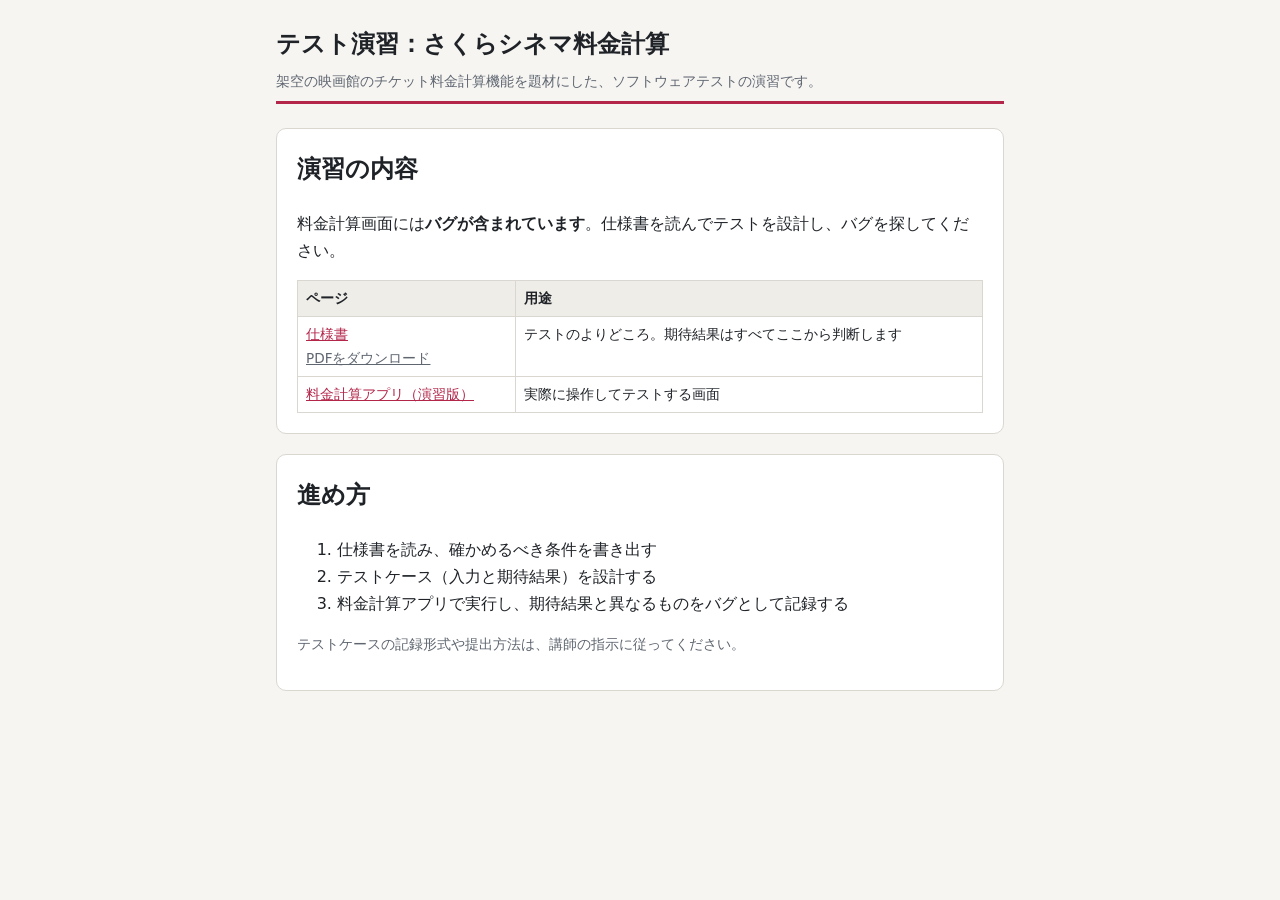
<file: index.html>
<!doctype html>
<html lang="ja">
<head>
<meta charset="utf-8">
<meta name="viewport" content="width=device-width, initial-scale=1">
<title>テスト演習：さくらシネマ料金計算</title>
<link rel="stylesheet" href="assets/style.css">
</head>
<body>
<div class="wrap">
  <header class="site">
    <h1>テスト演習：さくらシネマ料金計算</h1>
    <p>架空の映画館のチケット料金計算機能を題材にした、ソフトウェアテストの演習です。</p>
  </header>

  <div class="card">
    <h2 style="margin-top:0">演習の内容</h2>
    <p>料金計算画面には<strong>バグが含まれています</strong>。仕様書を読んでテストを設計し、バグを探してください。</p>
    <table>
      <tr><th>ページ</th><th>用途</th></tr>
      <tr><td><a href="docs/spec.html">仕様書</a><br><a href="docs/spec.pdf" download="さくらシネマ料金計算_仕様書.pdf" class="muted">PDFをダウンロード</a></td><td>テストのよりどころ。期待結果はすべてここから判断します</td></tr>
      <tr><td><a href="app/index.html">料金計算アプリ（演習版）</a></td><td>実際に操作してテストする画面</td></tr>
    </table>
  </div>

  <div class="card">
    <h2 style="margin-top:0">進め方</h2>
    <ol>
      <li>仕様書を読み、確かめるべき条件を書き出す</li>
      <li>テストケース（入力と期待結果）を設計する</li>
      <li>料金計算アプリで実行し、期待結果と異なるものをバグとして記録する</li>
    </ol>
    <p class="muted">テストケースの記録形式や提出方法は、講師の指示に従ってください。</p>
  </div>
</div>
</body>
</html>
</file>
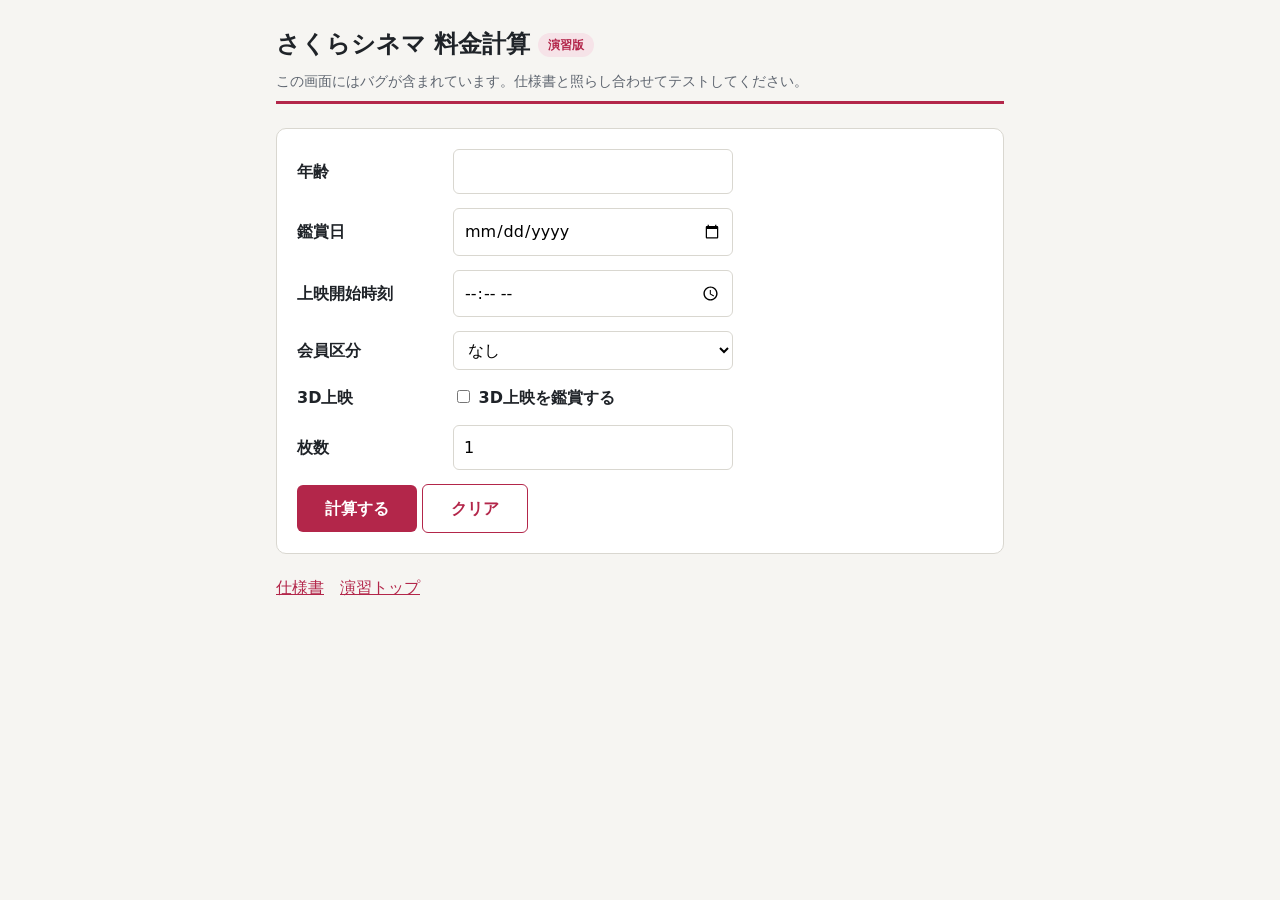
<file: app/index.html>
<!doctype html>
<html lang="ja">
<head>
<meta charset="utf-8">
<meta name="viewport" content="width=device-width, initial-scale=1">
<title>さくらシネマ 料金計算（演習版）</title>
<link rel="stylesheet" href="../assets/style.css">
</head>
<body>
<div class="wrap">
  <header class="site">
    <h1>さくらシネマ 料金計算<span class="badge practice">演習版</span></h1>
    <p>この画面にはバグが含まれています。仕様書と照らし合わせてテストしてください。</p>
  </header>

  <div class="card">
    <form id="ticket-form" novalidate>
      <div class="form-row">
        <label for="age">年齢</label>
        <input type="text" id="age" name="age" inputmode="numeric" autocomplete="off">
      </div>
      <div class="form-row">
        <label for="date">鑑賞日</label>
        <input type="date" id="date" name="date">
      </div>
      <div class="form-row">
        <label for="time">上映開始時刻</label>
        <input type="time" id="time" name="time">
      </div>
      <div class="form-row">
        <label for="member">会員区分</label>
        <select id="member" name="member">
          <option value="none">なし</option>
          <option value="regular">一般会員</option>
          <option value="premium">プレミアム会員</option>
        </select>
      </div>
      <div class="form-row">
        <label for="is3d">3D上映</label>
        <label><input type="checkbox" id="is3d" name="is3d"> 3D上映を鑑賞する</label>
      </div>
      <div class="form-row">
        <label for="count">枚数</label>
        <input type="text" id="count" name="count" inputmode="numeric" value="1" autocomplete="off">
      </div>
      <button type="submit">計算する</button>
      <button type="reset" class="secondary">クリア</button>
    </form>
    <div id="result" class="result" role="status" aria-live="polite"></div>
  </div>

  <p class="links"><a href="../docs/spec.html">仕様書</a><a href="../index.html">演習トップ</a></p>
</div>
<script>window.APP_BUGS = {B1: true, B2: true, B3: true, B4: true, B5: true, B6: true, B7: true, B8: true};</script>
<script src="../assets/pricing.js"></script>
<script src="../assets/app.js"></script>
</body>
</html>
</file>
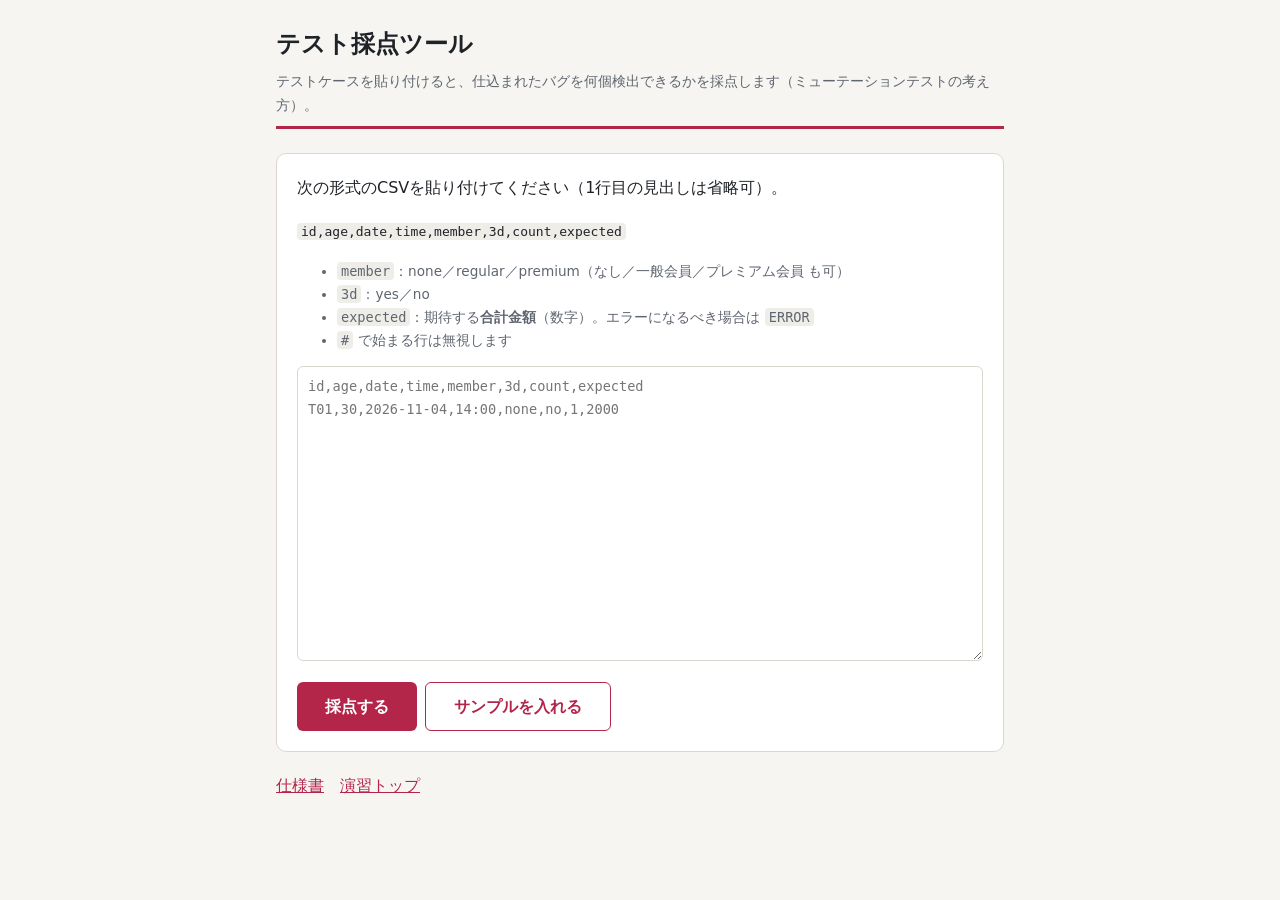
<file: checker/index.html>
<!doctype html>
<html lang="ja">
<head>
<meta charset="utf-8">
<meta name="viewport" content="width=device-width, initial-scale=1">
<title>テスト採点ツール</title>
<link rel="stylesheet" href="../assets/style.css">
<style>
  .summary { display: grid; grid-template-columns: repeat(auto-fit, minmax(140px, 1fr)); gap: 12px; margin-bottom: 16px; }
  .stat { background: #efede8; border-radius: 8px; padding: 10px 12px; }
  .stat .num { font-size: 1.5rem; font-weight: 700; }
  .stat .lbl { font-size: .8rem; color: var(--muted); }
  .hit { color: var(--ok); font-weight: 700; }
  .miss { color: var(--ng); font-weight: 700; }
  #output { display: none; }
  .actions { display: flex; gap: 8px; flex-wrap: wrap; margin-top: 12px; }
  details { margin-top: 8px; }
  code { background: #efede8; padding: 1px 4px; border-radius: 4px; }
</style>
</head>
<body>
<div class="wrap">
  <header class="site">
    <h1>テスト採点ツール</h1>
    <p>テストケースを貼り付けると、仕込まれたバグを何個検出できるかを採点します（ミューテーションテストの考え方）。</p>
  </header>

  <div class="card">
    <p style="margin-top:0">次の形式のCSVを貼り付けてください（1行目の見出しは省略可）。</p>
    <p><code>id,age,date,time,member,3d,count,expected</code></p>
    <ul class="muted">
      <li><code>member</code>：none／regular／premium（なし／一般会員／プレミアム会員 も可）</li>
      <li><code>3d</code>：yes／no</li>
      <li><code>expected</code>：期待する<strong>合計金額</strong>（数字）。エラーになるべき場合は <code>ERROR</code></li>
      <li><code>#</code> で始まる行は無視します</li>
    </ul>
    <textarea id="csv" rows="12" placeholder="id,age,date,time,member,3d,count,expected&#10;T01,30,2026-11-04,14:00,none,no,1,2000"></textarea>
    <div class="actions">
      <button id="run" type="button">採点する</button>
      <button id="sample" type="button" class="secondary">サンプルを入れる</button>
    </div>
  </div>

  <div id="output">
    <div class="card">
      <h2 style="margin-top:0">結果</h2>
      <div class="summary" id="summary"></div>
      <h3>バグごとの検出状況</h3>
      <table id="bug-table"></table>
      <p class="muted">各バグを1つずつ有効にした版に対してテストを実行し、期待値と異なる結果になったテストがあれば「検出」としています。バグの内容は<a href="../docs/answers.html">解答</a>で確認できます。</p>
    </div>
    <div class="card" id="invalid-card">
      <h3 style="margin-top:0">期待値が仕様と一致しないテスト</h3>
      <p class="muted">正常版で実行しても期待値と一致しなかったテストです。期待値（テストオラクル）の誤りなので、採点から除外しています。</p>
      <table id="invalid-table"></table>
    </div>
    <div class="card" id="error-card">
      <h3 style="margin-top:0">読み込めなかった行</h3>
      <table id="error-table"></table>
    </div>
  </div>

  <p class="links"><a href="../docs/spec.html">仕様書</a><a href="../index.html">演習トップ</a></p>
</div>

<script src="../assets/pricing.js"></script>
<script>
(function () {
  'use strict';
  var P = window.CinemaPricing;
  var $ = function (id) { return document.getElementById(id); };

  var SAMPLE = [
    'id,age,date,time,member,3d,count,expected',
    'T01,30,2026-11-04,14:00,none,no,1,2000',
    'T02,30,2026-11-04,21:00,regular,no,2,2600',
    'T03,8,2026-11-07,10:00,none,yes,5,6300',
    'T04,-1,2026-11-04,14:00,none,no,1,ERROR'
  ].join('\n');

  function esc(s) {
    return String(s).replace(/[&<>"']/g, function (c) {
      return { '&': '&amp;', '<': '&lt;', '>': '&gt;', '"': '&quot;', "'": '&#39;' }[c];
    });
  }

  function splitCsvLine(line) {
    var out = [], cur = '', q = false;
    for (var i = 0; i < line.length; i++) {
      var c = line[i];
      if (q) {
        if (c === '"' && line[i + 1] === '"') { cur += '"'; i++; }
        else if (c === '"') q = false;
        else cur += c;
      } else if (c === '"') q = true;
      else if (c === ',' || c === '\t') { out.push(cur); cur = ''; }
      else cur += c;
    }
    out.push(cur);
    return out.map(function (s) { return s.trim(); });
  }

  function parseExpected(v) {
    var s = String(v).trim();
    if (/^(error|エラー)$/i.test(s)) return 'ERROR';
    s = s.replace(/[,，円\s]/g, '');
    if (/^\d+$/.test(s)) return parseInt(s, 10);
    return null;
  }

  function outcome(r) { return r.ok ? r.total : 'ERROR'; }
  function show(v) { return v === 'ERROR' ? 'ERROR' : Number(v).toLocaleString('ja-JP'); }

  function parse(text) {
    var tests = [], bad = [];
    text.split(/\r?\n/).forEach(function (raw, idx) {
      var line = raw.trim();
      if (!line || line[0] === '#') return;
      var cols = splitCsvLine(line);
      if (cols[0].toLowerCase() === 'id') return; // 見出し行
      if (cols.length < 8) { bad.push({ line: idx + 1, text: raw, reason: '列が8つありません' }); return; }
      var exp = parseExpected(cols[7]);
      if (exp === null) { bad.push({ line: idx + 1, text: raw, reason: 'expected が数字または ERROR ではありません' }); return; }
      tests.push({
        id: cols[0] || ('行' + (idx + 1)),
        input: { age: cols[1], date: cols[2], time: cols[3], member: cols[4], is3d: cols[5], count: cols[6] },
        expected: exp
      });
    });
    return { tests: tests, bad: bad };
  }

  function run() {
    var parsed = parse($('csv').value);
    var tests = parsed.tests;
    var valid = [], invalid = [];

    tests.forEach(function (t) {
      var correct = outcome(P.calculatePrice(t.input, {}));
      if (correct === t.expected) valid.push(t);
      else invalid.push({ t: t, correct: correct });
    });

    var allBugs = {};
    P.BUG_IDS.forEach(function (b) { allBugs[b] = true; });
    var failOnPractice = valid.filter(function (t) {
      return outcome(P.calculatePrice(t.input, allBugs)) !== t.expected;
    }).length;

    var detected = 0;
    var rows = P.BUG_IDS.map(function (b) {
      var flags = {}; flags[b] = true;
      var killers = valid.filter(function (t) {
        return outcome(P.calculatePrice(t.input, flags)) !== t.expected;
      }).map(function (t) { return t.id; });
      if (killers.length) detected++;
      return '<tr><td>' + b + '</td><td>' +
        (killers.length ? '<span class="hit">検出</span>' : '<span class="miss">未検出</span>') +
        '</td><td>' + esc(killers.join(', ')) + '</td></tr>';
    });

    $('summary').innerHTML = [
      ['テスト件数', tests.length],
      ['有効なテスト', valid.length],
      ['期待値の誤り', invalid.length],
      ['演習版で失敗', failOnPractice],
      ['検出したバグ', detected + ' / ' + P.BUG_IDS.length]
    ].map(function (s) {
      return '<div class="stat"><div class="num">' + s[1] + '</div><div class="lbl">' + s[0] + '</div></div>';
    }).join('');

    $('bug-table').innerHTML = '<tr><th>バグ</th><th>結果</th><th>検出したテスト</th></tr>' + rows.join('');

    $('invalid-card').style.display = invalid.length ? '' : 'none';
    $('invalid-table').innerHTML = '<tr><th>ID</th><th>入力</th><th>期待値</th><th>仕様どおりの値</th></tr>' +
      invalid.map(function (x) {
        var i = x.t.input;
        return '<tr><td>' + esc(x.t.id) + '</td><td>' +
          esc([i.age, i.date, i.time, i.member, i.is3d, i.count].join(' / ')) + '</td><td>' +
          esc(show(x.t.expected)) + '</td><td><details><summary>表示</summary>' + esc(show(x.correct)) + '</details></td></tr>';
      }).join('');

    $('error-card').style.display = parsed.bad.length ? '' : 'none';
    $('error-table').innerHTML = '<tr><th>行</th><th>内容</th><th>理由</th></tr>' +
      parsed.bad.map(function (b) {
        return '<tr><td>' + b.line + '</td><td>' + esc(b.text) + '</td><td>' + esc(b.reason) + '</td></tr>';
      }).join('');

    $('output').style.display = 'block';
  }

  $('run').addEventListener('click', run);
  $('sample').addEventListener('click', function () { $('csv').value = SAMPLE; });
})();
</script>
</body>
</html>
</file>
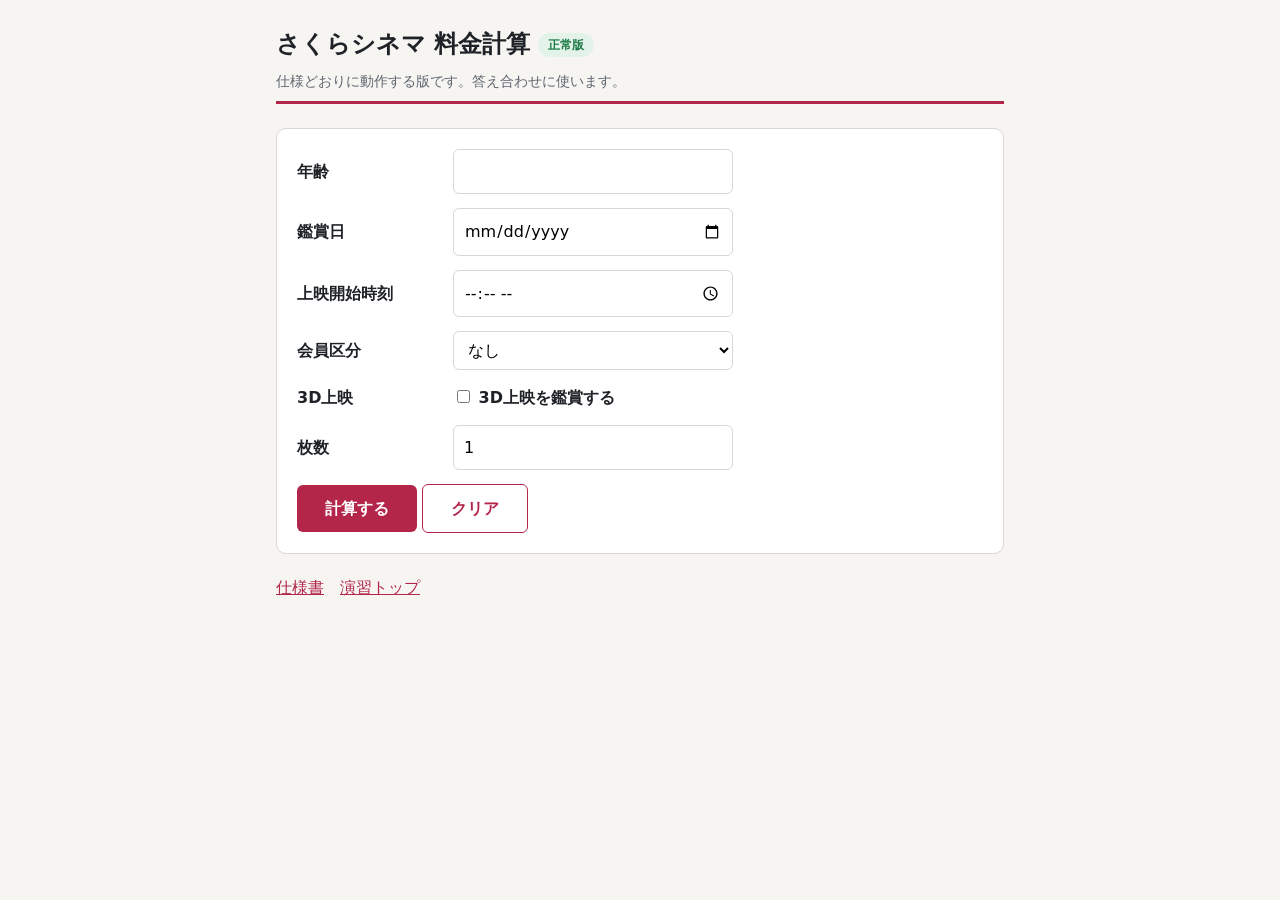
<file: correct/index.html>
<!doctype html>
<html lang="ja">
<head>
<meta charset="utf-8">
<meta name="viewport" content="width=device-width, initial-scale=1">
<title>さくらシネマ 料金計算（正常版）</title>
<link rel="stylesheet" href="../assets/style.css">
</head>
<body>
<div class="wrap">
  <header class="site">
    <h1>さくらシネマ 料金計算<span class="badge correct">正常版</span></h1>
    <p>仕様どおりに動作する版です。答え合わせに使います。</p>
  </header>

  <div class="card">
    <form id="ticket-form" novalidate>
      <div class="form-row">
        <label for="age">年齢</label>
        <input type="text" id="age" name="age" inputmode="numeric" autocomplete="off">
      </div>
      <div class="form-row">
        <label for="date">鑑賞日</label>
        <input type="date" id="date" name="date">
      </div>
      <div class="form-row">
        <label for="time">上映開始時刻</label>
        <input type="time" id="time" name="time">
      </div>
      <div class="form-row">
        <label for="member">会員区分</label>
        <select id="member" name="member">
          <option value="none">なし</option>
          <option value="regular">一般会員</option>
          <option value="premium">プレミアム会員</option>
        </select>
      </div>
      <div class="form-row">
        <label for="is3d">3D上映</label>
        <label><input type="checkbox" id="is3d" name="is3d"> 3D上映を鑑賞する</label>
      </div>
      <div class="form-row">
        <label for="count">枚数</label>
        <input type="text" id="count" name="count" inputmode="numeric" value="1" autocomplete="off">
      </div>
      <button type="submit">計算する</button>
      <button type="reset" class="secondary">クリア</button>
    </form>
    <div id="result" class="result" role="status" aria-live="polite"></div>
  </div>

  <p class="links"><a href="../docs/spec.html">仕様書</a><a href="../index.html">演習トップ</a></p>
</div>
<script>window.APP_BUGS = {};</script>
<script src="../assets/pricing.js"></script>
<script src="../assets/app.js"></script>
</body>
</html>
</file>
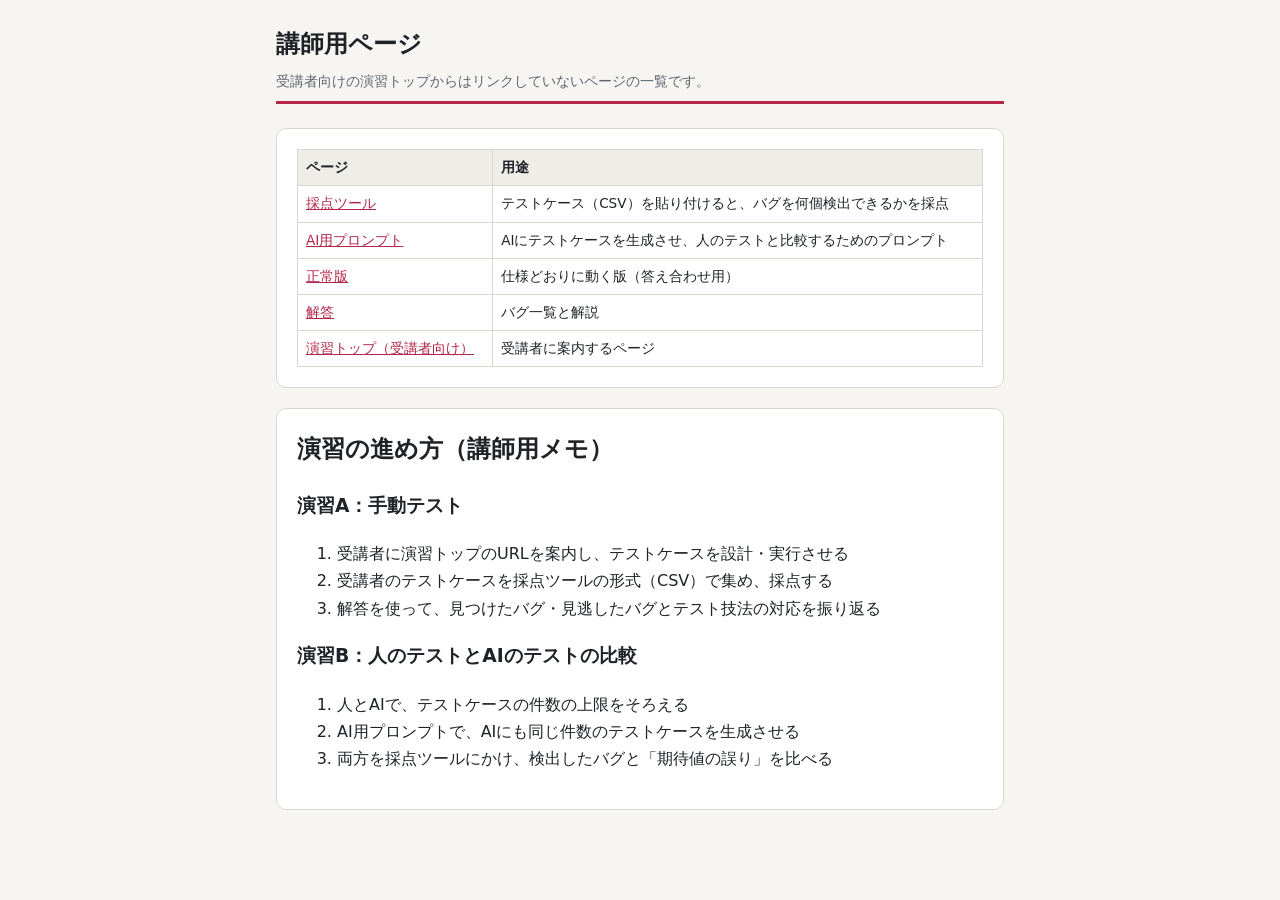
<file: instructor.html>
<!doctype html>
<html lang="ja">
<head>
<meta charset="utf-8">
<meta name="viewport" content="width=device-width, initial-scale=1">
<meta name="robots" content="noindex, nofollow">
<title>講師用ページ</title>
<link rel="stylesheet" href="assets/style.css">
</head>
<body>
<div class="wrap">
  <header class="site">
    <h1>講師用ページ</h1>
    <p>受講者向けの演習トップからはリンクしていないページの一覧です。</p>
  </header>

  <div class="card">
    <table>
      <tr><th>ページ</th><th>用途</th></tr>
      <tr><td><a href="checker/index.html">採点ツール</a></td><td>テストケース（CSV）を貼り付けると、バグを何個検出できるかを採点</td></tr>
      <tr><td><a href="docs/ai-prompt.html">AI用プロンプト</a></td><td>AIにテストケースを生成させ、人のテストと比較するためのプロンプト</td></tr>
      <tr><td><a href="correct/index.html">正常版</a></td><td>仕様どおりに動く版（答え合わせ用）</td></tr>
      <tr><td><a href="docs/answers.html">解答</a></td><td>バグ一覧と解説</td></tr>
      <tr><td><a href="index.html">演習トップ（受講者向け）</a></td><td>受講者に案内するページ</td></tr>
    </table>
  </div>

  <div class="card">
    <h2 style="margin-top:0">演習の進め方（講師用メモ）</h2>
    <h3>演習A：手動テスト</h3>
    <ol>
      <li>受講者に演習トップのURLを案内し、テストケースを設計・実行させる</li>
      <li>受講者のテストケースを採点ツールの形式（CSV）で集め、採点する</li>
      <li>解答を使って、見つけたバグ・見逃したバグとテスト技法の対応を振り返る</li>
    </ol>
    <h3>演習B：人のテストとAIのテストの比較</h3>
    <ol>
      <li>人とAIで、テストケースの件数の上限をそろえる</li>
      <li>AI用プロンプトで、AIにも同じ件数のテストケースを生成させる</li>
      <li>両方を採点ツールにかけ、検出したバグと「期待値の誤り」を比べる</li>
    </ol>
  </div>
</div>
</body>
</html>
</file>
<file: assets/style.css>
:root {
  --bg: #f6f5f2;
  --surface: #ffffff;
  --text: #1f2328;
  --muted: #5f6670;
  --border: #d9d7d0;
  --accent: #b3264a;
  --accent-weak: #f6e3e8;
  --ok: #1d7a46;
  --ok-weak: #e3f3e9;
  --ng: #b42318;
  --ng-weak: #fdeceb;
}

* { box-sizing: border-box; }

body {
  margin: 0;
  background: var(--bg);
  color: var(--text);
  font-family: "Hiragino Sans", "Noto Sans JP", "Yu Gothic", system-ui, sans-serif;
  line-height: 1.7;
}

.wrap { max-width: 760px; margin: 0 auto; padding: 24px 16px 64px; }

header.site { border-bottom: 3px solid var(--accent); margin-bottom: 24px; padding-bottom: 8px; }
header.site h1 { margin: 0; font-size: 1.5rem; }
header.site p { margin: 4px 0 0; color: var(--muted); font-size: .9rem; }

.badge {
  display: inline-block; font-size: .75rem; font-weight: 700;
  padding: 2px 10px; border-radius: 999px; vertical-align: middle; margin-left: 8px;
}
.badge.practice { background: var(--accent-weak); color: var(--accent); }
.badge.correct { background: var(--ok-weak); color: var(--ok); }

.card {
  background: var(--surface); border: 1px solid var(--border);
  border-radius: 10px; padding: 20px; margin-bottom: 20px;
}

.form-row { display: grid; grid-template-columns: 140px 1fr; gap: 8px 16px; align-items: center; margin-bottom: 14px; }
.form-row label { font-weight: 600; }
.form-row .hint { grid-column: 2; color: var(--muted); font-size: .8rem; margin-top: -6px; }

input[type="text"], input[type="date"], input[type="time"], select, textarea {
  font: inherit; padding: 8px 10px; border: 1px solid var(--border);
  border-radius: 6px; background: #fff; width: 100%; max-width: 280px;
}
textarea { max-width: none; font-family: ui-monospace, Menlo, Consolas, monospace; font-size: .85rem; }

button {
  font: inherit; font-weight: 700; color: #fff; background: var(--accent);
  border: none; border-radius: 6px; padding: 10px 28px; cursor: pointer;
}
button:hover { filter: brightness(1.08); }
button.secondary { background: #fff; color: var(--accent); border: 1px solid var(--accent); }

.result { margin-top: 20px; padding: 16px; border-radius: 8px; display: none; }
.result.ok { display: block; background: var(--ok-weak); }
.result.ng { display: block; background: var(--ng-weak); color: var(--ng); }
.result .price { font-size: 1.6rem; font-weight: 700; }
.result ul { margin: 0; padding-left: 1.2em; }

table { border-collapse: collapse; width: 100%; font-size: .85rem; }
th, td { border: 1px solid var(--border); padding: 6px 8px; text-align: left; vertical-align: top; }
th { background: #efede8; }

a { color: var(--accent); }
.muted { color: var(--muted); font-size: .85rem; }
.links a { margin-right: 16px; }

@media (max-width: 560px) {
  .form-row { grid-template-columns: 1fr; }
  .form-row .hint { grid-column: 1; }
}
</file>
